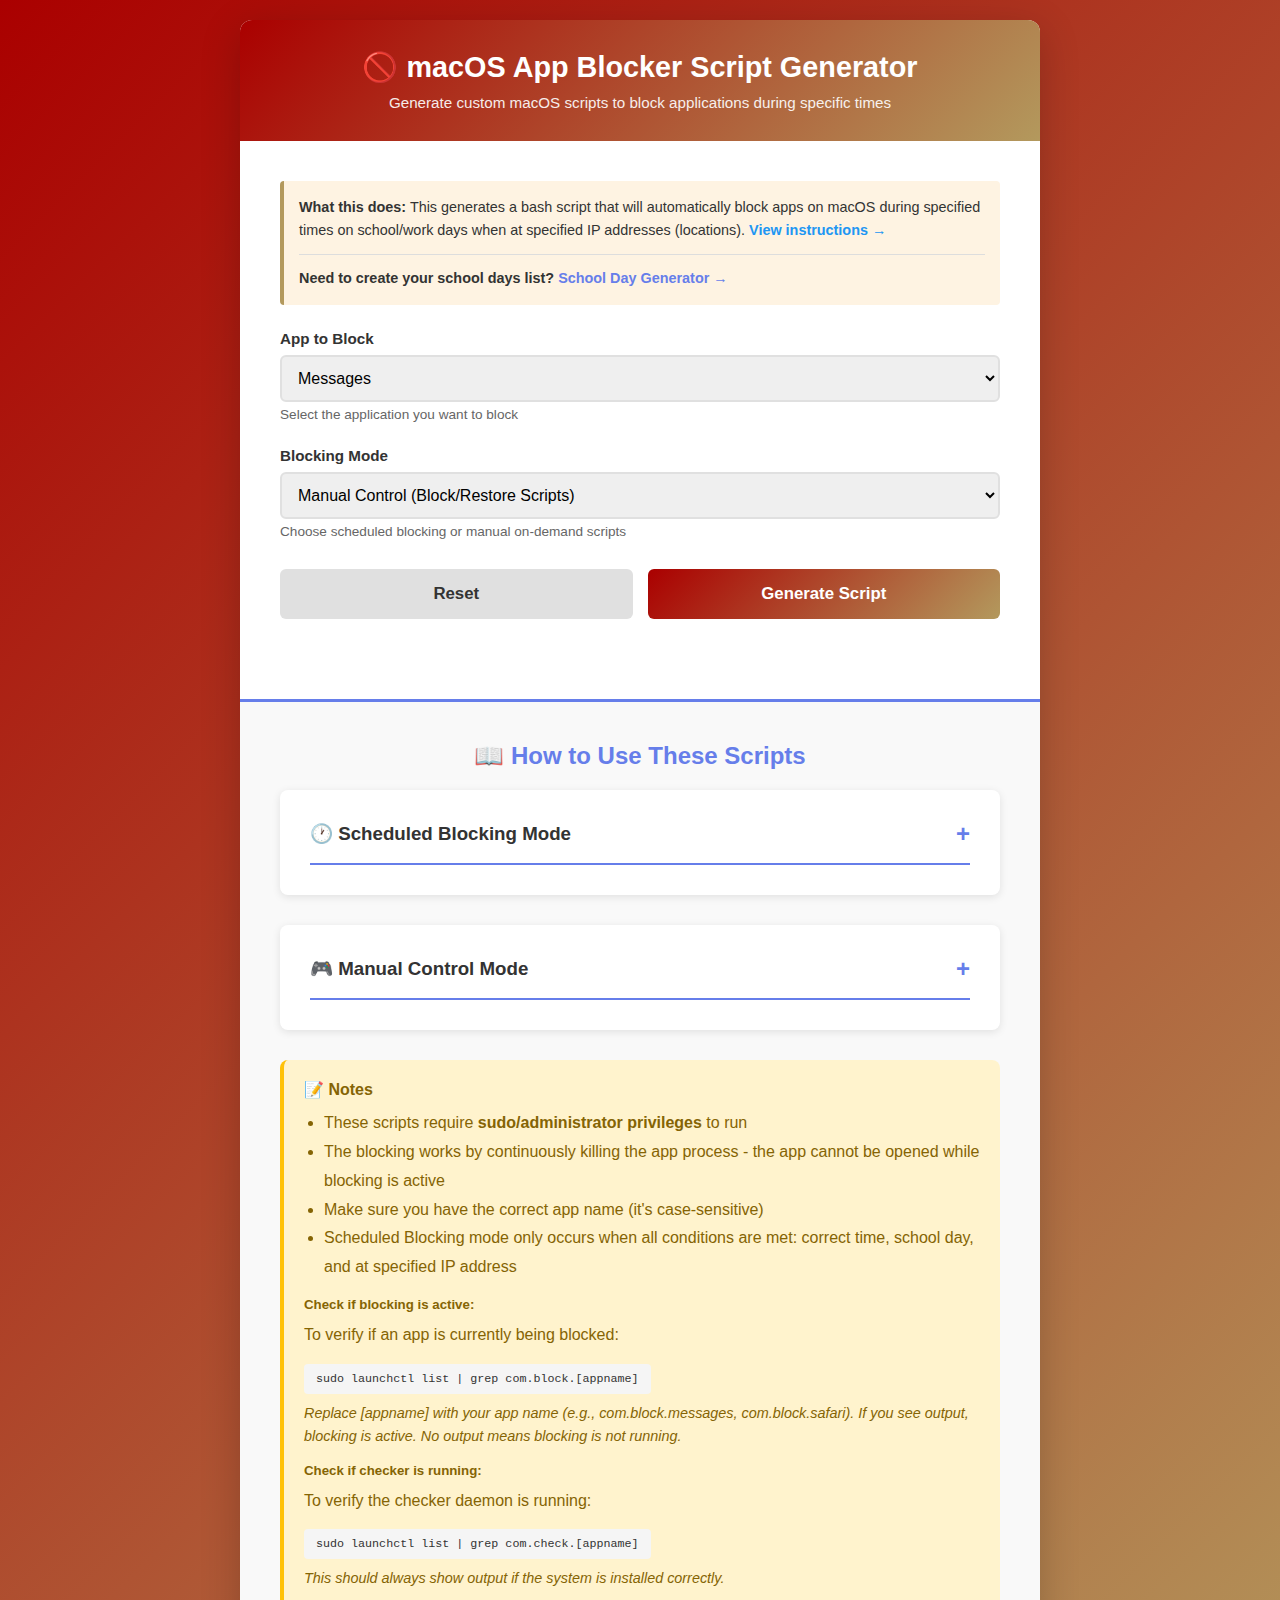
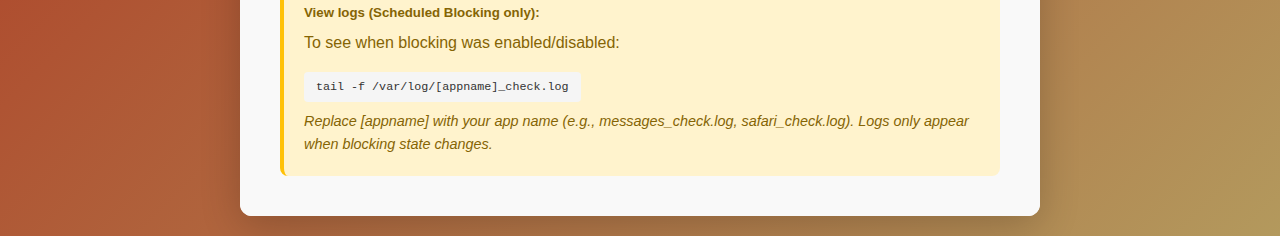
<file: index.html>
<!DOCTYPE html>
<html lang="en">
<head>
    <meta charset="UTF-8">
    <meta name="viewport" content="width=device-width, initial-scale=1.0">
    <title>macOS App Blocker Script Generator</title>
    <link rel="stylesheet" href="style.css">
</head>
<body>
    <div class="container">
        <div class="header">
            <h1>🚫 macOS App Blocker Script Generator</h1>
            <p>Generate custom macOS scripts to block applications during specific times</p>
        </div>

        <div class="form-section">
            <div class="info-box">
                <p><strong>What this does:</strong> This generates a bash script that will automatically block apps on macOS during specified times on school/work days when at specified IP addresses (locations). <a href="#instructions" style="color: #2196F3; text-decoration: none; font-weight: 600;">View instructions →</a></p>
                <p style="margin-top: 12px; padding-top: 12px; border-top: 1px solid #ddd;"><strong>Need to create your school days list?</strong> <a href="calendar.html" style="color: #667eea; text-decoration: none; font-weight: 600;">School Day Generator →</a></p>
            </div>

            <form id="scriptForm">
                <div class="form-group">
                    <label for="appName">App to Block</label>
                    <select id="appName" required>
                        <option value="Messages">Messages</option>
                        <option value="Safari">Safari</option>
                        <option value="Chrome">Google Chrome</option>
                        <option value="Firefox">Firefox</option>
                        <option value="Slack">Slack</option>
                        <option value="Discord">Discord</option>
                        <option value="Spotify">Spotify</option>
                        <option value="Custom">Custom App...</option>
                    </select>
                    <small>Select the application you want to block</small>
                </div>

                <div class="form-group" id="customAppGroup" style="display: none;">
                    <label for="customAppName">Custom App Name</label>
                    <input type="text" id="customAppName" placeholder="e.g., Photoshop">
                    <small>Enter the exact application name (without .app extension)</small>
                </div>

                <div class="form-group">
                    <label for="useTimeRange">Blocking Mode</label>
                    <select id="useTimeRange" required>
                        <option value="no">Manual Control (Block/Restore Scripts)</option>
                        <option value="yes">With Time Range (Scheduled Blocking)</option>
                    </select>
                    <small>Choose scheduled blocking or manual on-demand scripts</small>
                </div>

                <div id="timeRangeFields" style="display: none;">
                    <div class="form-group">
                        <label>Blocking Time Range</label>
                        <div class="time-inputs">
                            <div>
                                <input type="time" id="startTime" value="08:15" required>
                                <small>Start blocking at</small>
                            </div>
                            <div>
                                <input type="time" id="endTime" value="15:30" required>
                                <small>Stop blocking at</small>
                            </div>
                        </div>
                    </div>

                    <div class="form-group">
                            <label>School Days File</label>
                        <div class="file-upload-area" id="fileUploadArea">
                            <div class="upload-icon">📁</div>
                            <div class="upload-text">
                                <strong>Drag and drop</strong> your school_days.txt file here<br>
                                or
                            </div>
                            <span class="btn-browse">Browse Files</span>
                            <input type="file" id="schoolDaysFile" accept=".txt">
                        </div>
                        <div class="file-info" id="fileInfo"></div>
                        <small>Upload your school_days.txt file to embed the dates directly into the script</small>
                    </div>

                    <div class="form-group">
                        <label for="schoolIps">School/Work IP Addresses</label>
                        <textarea id="schoolIps" rows="4" placeholder="Enter IP addresses (one per line)"></textarea>
                        <small>Enter IP addresses (one per line) where blocking should occur. Leave empty to block regardless of location.</small>
                    </div>
                </div>

                <div class="button-group">
                    <button type="button" class="btn-reset" onclick="resetForm()">Reset</button>
                    <button type="submit" class="btn-generate">Generate Script</button>
                </div>
            </form>
        </div>

        <div class="output-section" id="outputSection">
            <div class="output-header">
                <h3>Generated Script</h3>
                <button class="btn-copy" onclick="copyScript()">Copy to Clipboard</button>
            </div>
            <div class="script-output" id="scriptOutput"></div>
            <div style="margin-top: 15px; text-align: center;">
                <button class="btn-generate" onclick="downloadScript()" style="display: inline-block; width: auto; padding: 12px 30px;">
                    Download Script
                </button>
            </div>
        </div>

        <div id="instructions" style="padding: 40px; background: #f9f9f9; margin-top: 40px; border-top: 3px solid #667eea;">
            <h2 style="color: #667eea; margin-bottom: 20px; text-align: center;">📖 How to Use These Scripts</h2>
            
            <div style="max-width: 900px; margin: 0 auto;">
                <div style="background: white; padding: 30px; border-radius: 8px; margin-bottom: 30px; box-shadow: 0 2px 8px rgba(0,0,0,0.1);">
                    <div style="display: flex; justify-content: space-between; align-items: center; cursor: pointer; padding-bottom: 15px; border-bottom: 2px solid #667eea;" onclick="toggleSection('scheduledSection')">
                        <h3 style="color: #333; margin: 0;">🕐 Scheduled Blocking Mode</h3>
                        <span id="scheduledToggle" style="color: #667eea; font-size: 1.5em; font-weight: bold;">+</span>
                    </div>
                    
                    <div id="scheduledSection" style="display: none; padding-top: 15px;">
                    <p style="margin-bottom: 15px; line-height: 1.6; color: #555;">This mode automatically blocks the app during specified times on specific days. The system checks conditions every minute to enable or disable blocking as needed.</p>
                    
                    <h4 style="color: #667eea; margin-top: 20px; margin-bottom: 10px;">Setup Instructions:</h4>
                    <ol style="line-height: 1.8; color: #555; padding-left: 20px;">
                        <li><strong>Download the script</strong> and save it (e.g., <code>messages_blocker.sh</code>)</li>
                        <li><strong>Make it executable:</strong><br>
                            <code style="background: #f5f5f5; padding: 8px 12px; display: inline-block; margin: 8px 0; border-radius: 4px; font-size: 0.9em;">chmod +x messages_blocker.sh</code>
                        </li>
                        <li><strong>If you didn't upload a school_days.txt file:</strong><br>
                            <span style="font-size: 0.95em; color: #666; display: block; margin-top: 8px;">
                                💡 <strong>Tip:</strong> Use the <a href="calendar.html" style="color: #667eea; text-decoration: none; font-weight: 600;">School Day Calendar Generator</a> to create this file! 
                                It generates a properly formatted <code>school_days.txt</code> with all your selected dates. 
                                After downloading, navigate to the folder containing the file and move it to <code>/usr/local/etc/</code> using:<br>
                                <code style="background: #f5f5f5; padding: 8px 12px; display: inline-block; margin: 8px 0; border-radius: 4px; font-size: 0.85em;">sudo mv school_days.txt /usr/local/etc/school_days.txt</code>
                            </span>
                        </li>
                        <li><strong>Run the setup script with sudo:</strong><br>
                            <code style="background: #f5f5f5; padding: 8px 12px; display: inline-block; margin: 8px 0; border-radius: 4px; font-size: 0.9em;">sudo ./messages_blocker.sh</code>
                            <span style="font-size: 0.95em; color: #666; display: block; margin-top: 8px;">
                                <strong>Note:</strong> If you uploaded a school_days.txt file or provided IP addresses, they will be automatically included in the script. You can edit these files later at <code>/usr/local/etc/</code>.
                            </span>
                        </li>
                    </ol>
                    
                    <h4 style="color: #667eea; margin-top: 20px; margin-bottom: 10px;">What it creates:</h4>
                    <ul style="line-height: 1.8; color: #555; padding-left: 20px;">
                        <li>Blocking daemon - continuously terminates the app when conditions are met</li>
                        <li>Checker daemon - runs every 60 seconds to evaluate blocking conditions</li>
                        <li>Master checker script - contains all the blocking logic</li>
                        <li>School days file - list of dates when blocking should occur</li>
                        <li>School IP addresses file - list of locations where blocking should occur</li>
                        <li>Log file at <code>/var/log/[appname]_check.log</code></li>
                        <li>Uninstaller script for easy removal</li>
                    </ul>
                    
                    <h4 style="color: #667eea; margin-top: 20px; margin-bottom: 10px;">How it works:</h4>
                    <p style="color: #555; line-height: 1.6;">The checker daemon evaluates conditions every minute. When all conditions are met (correct time, school day, at school IP), it loads the blocking daemon. When any condition fails, it unloads the blocking daemon. This ensures blocking works even after the computer wakes from sleep or changes networks.</p>
                    
                    <h4 style="color: #667eea; margin-top: 20px; margin-bottom: 10px;">To remove/uninstall:</h4>
                    <p style="color: #555; line-height: 1.6;">Run the uninstaller script that was created during setup:</p>
                    <code style="background: #f5f5f5; padding: 8px 12px; display: inline-block; margin: 8px 0; border-radius: 4px; font-size: 0.9em;">sudo /usr/local/bin/uninstall_[appname]_blocker.sh</code>
                    </div>
                </div>
                
                <div style="background: white; padding: 30px; border-radius: 8px; box-shadow: 0 2px 8px rgba(0,0,0,0.1);">
                    <div style="display: flex; justify-content: space-between; align-items: center; cursor: pointer; padding-bottom: 15px; border-bottom: 2px solid #667eea;" onclick="toggleSection('manualSection')">
                        <h3 style="color: #333; margin: 0;">🎮 Manual Control Mode</h3>
                        <span id="manualToggle" style="color: #667eea; font-size: 1.5em; font-weight: bold;">+</span>
                    </div>
                    
                    <div id="manualSection" style="display: none; padding-top: 15px;">
                    <p style="margin-bottom: 15px; line-height: 1.6; color: #555;">This mode gives you two simple scripts to manually start and stop blocking whenever you want.</p>
                    
                    <h4 style="color: #667eea; margin-top: 20px; margin-bottom: 10px;">Setup Instructions:</h4>
                    <ol style="line-height: 1.8; color: #555; padding-left: 20px;">
                        <li><strong>Download both scripts:</strong>
                            <ul style="margin-top: 8px;">
                                <li><code>block_[appname].sh</code> - Enables blocking</li>
                                <li><code>restore_[appname].sh</code> - Disables blocking</li>
                            </ul>
                        </li>
                        <li><strong>Make them executable:</strong><br>
                            <code style="background: #f5f5f5; padding: 8px 12px; display: inline-block; margin: 8px 0; border-radius: 4px; font-size: 0.9em;">chmod +x block_messages.sh restore_messages.sh</code>
                        </li>
                    </ol>
                    
                    <h4 style="color: #667eea; margin-top: 20px; margin-bottom: 10px;">To block the app:</h4>
                    <p style="color: #555; line-height: 1.6; margin-bottom: 8px;">Run the block script:</p>
                    <code style="background: #f5f5f5; padding: 8px 12px; display: inline-block; margin: 8px 0; border-radius: 4px; font-size: 0.9em;">./block_messages.sh</code>
                    <p style="color: #555; line-height: 1.6; margin-top: 12px; font-style: italic;">The app will be blocked immediately and will remain blocked until you run the restore script.</p>
                    
                    <h4 style="color: #667eea; margin-top: 20px; margin-bottom: 10px;">To unblock the app:</h4>
                    <p style="color: #555; line-height: 1.6; margin-bottom: 8px;">Run the restore script:</p>
                    <code style="background: #f5f5f5; padding: 8px 12px; display: inline-block; margin: 8px 0; border-radius: 4px; font-size: 0.9em;">./restore_messages.sh</code>
                    <p style="color: #555; line-height: 1.6; margin-top: 12px; font-style: italic;">This will completely remove the blocking (including the LaunchDaemon plist and checker components if they exist).</p>
                    </div>
                </div>
                
                <div style="background: #fff3cd; padding: 20px; border-radius: 8px; margin-top: 30px; border-left: 4px solid #ffc107;">
                    <h4 style="color: #856404; margin-bottom: 10px;">📝 Notes</h4>
                    <ul style="line-height: 1.8; color: #856404; padding-left: 20px;">
                        <li>These scripts require <strong>sudo/administrator privileges</strong> to run</li>
                        <li>The blocking works by continuously killing the app process - the app cannot be opened while blocking is active</li>
                        <li>Make sure you have the correct app name (it's case-sensitive)</li>
                        <li>Scheduled Blocking mode only occurs when all conditions are met: correct time, school day, and at specified IP address</li>
                    </ul>
                    
                    <h5 style="color: #856404; margin-top: 15px; margin-bottom: 10px;">Check if blocking is active:</h5>
                    <p style="color: #856404; line-height: 1.6; margin-bottom: 8px;">To verify if an app is currently being blocked:</p>
                    <code style="background: #f5f5f5; padding: 8px 12px; display: inline-block; margin: 8px 0; border-radius: 4px; font-size: 0.9em; color: #333;">sudo launchctl list | grep com.block.[appname]</code>
                    <p style="color: #856404; line-height: 1.6; font-size: 0.9em; font-style: italic;">Replace [appname] with your app name (e.g., com.block.messages, com.block.safari). If you see output, blocking is active. No output means blocking is not running.</p>
                    
                    <h5 style="color: #856404; margin-top: 15px; margin-bottom: 10px;">Check if checker is running:</h5>
                    <p style="color: #856404; line-height: 1.6; margin-bottom: 8px;">To verify the checker daemon is running:</p>
                    <code style="background: #f5f5f5; padding: 8px 12px; display: inline-block; margin: 8px 0; border-radius: 4px; font-size: 0.9em; color: #333;">sudo launchctl list | grep com.check.[appname]</code>
                    <p style="color: #856404; line-height: 1.6; font-size: 0.9em; font-style: italic;">This should always show output if the system is installed correctly.</p>
                    
                    <h5 style="color: #856404; margin-top: 15px; margin-bottom: 10px;">View logs (Scheduled Blocking only):</h5>
                    <p style="color: #856404; line-height: 1.6; margin-bottom: 8px;">To see when blocking was enabled/disabled:</p>
                    <code style="background: #f5f5f5; padding: 8px 12px; display: inline-block; margin: 8px 0; border-radius: 4px; font-size: 0.9em; color: #333;">tail -f /var/log/[appname]_check.log</code>
                    <p style="color: #856404; line-height: 1.6; font-size: 0.9em; font-style: italic;">Replace [appname] with your app name (e.g., messages_check.log, safari_check.log). Logs only appear when blocking state changes.</p>
                </div>
            </div>
        </div>
    </div>

    <script src="script.js"></script>
</body>
</html>
</file>
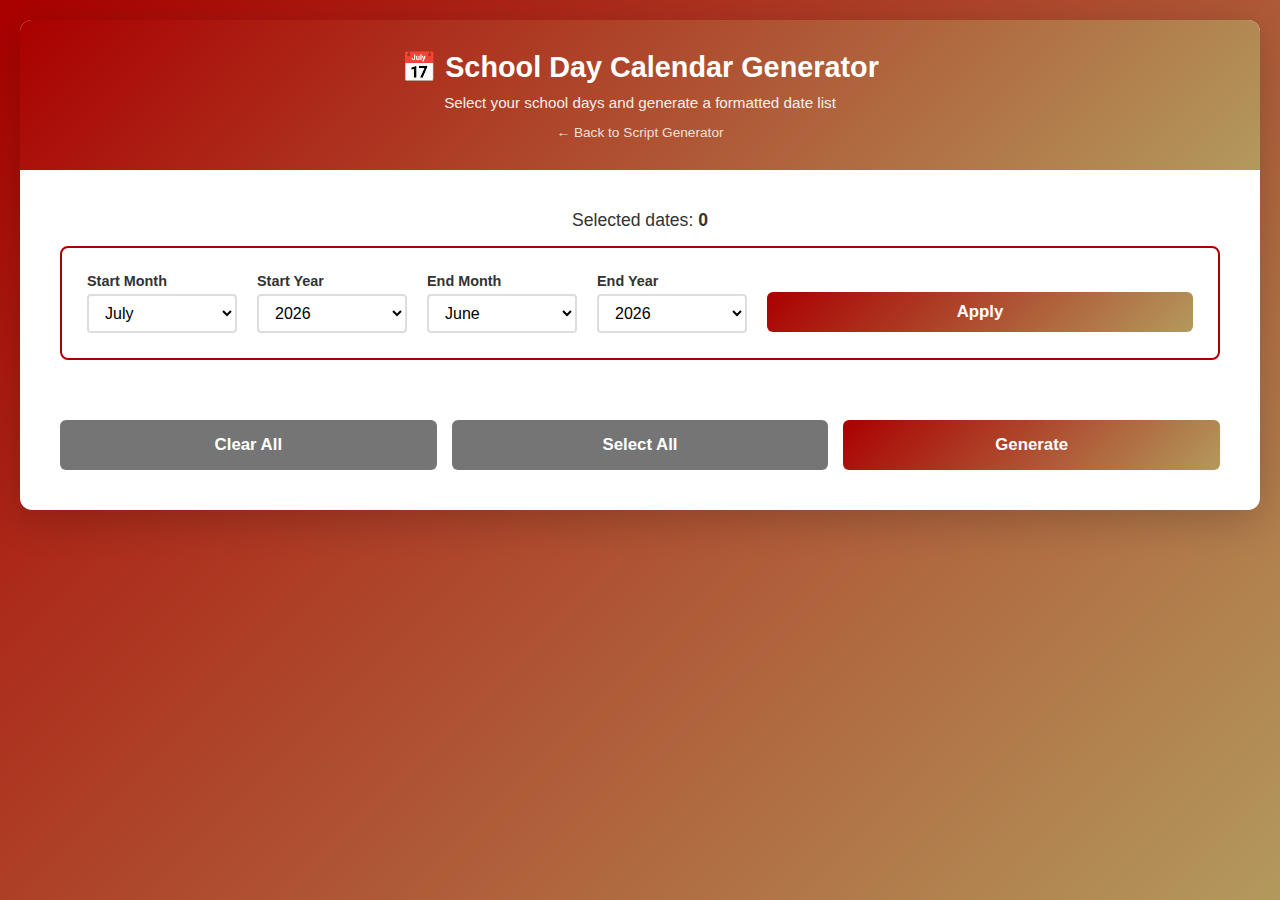
<file: calendar.html>
<!DOCTYPE html>
<html lang="en">
<head>
    <meta charset="UTF-8">
    <meta name="viewport" content="width=device-width, initial-scale=1.0">
    <title>School Day Calendar Generator</title>
    <link rel="stylesheet" href="calendar.css">
</head>
<body>
    <div class="container">
        <div class="header">
            <h1>📅 School Day Calendar Generator</h1>
            <p>Select your school days and generate a formatted date list</p>
            <p style="margin-top: 12px;"><a href="index.html" style="color: white; text-decoration: none; opacity: 0.9; font-size: 0.9em;">← Back to Script Generator</a></p>
        </div>

        <div class="content-wrapper">
            <div class="counter">Selected dates: <strong id="selectedCount">0</strong></div>
            
            <div class="filters">
                <div class="filter-row">
                    <div class="filter-group">
                        <label for="startMonth">Start Month</label>
                        <select id="startMonth">
                            <option value="0">January</option>
                            <option value="1">February</option>
                            <option value="2">March</option>
                            <option value="3">April</option>
                            <option value="4">May</option>
                            <option value="5">June</option>
                            <option value="6">July</option>
                            <option value="7">August</option>
                            <option value="8">September</option>
                            <option value="9" selected>October</option>
                            <option value="10">November</option>
                            <option value="11">December</option>
                        </select>
                    </div>
                    
                    <div class="filter-group">
                        <label for="startYear">Start Year</label>
                        <select id="startYear">
                            <option value="2025" selected>2025</option>
                            <option value="2026">2026</option>
                            <option value="2027">2027</option>
                            <option value="2028">2028</option>
                            <option value="2029">2029</option>
                            <option value="2030">2030</option>
                            <option value="2031">2031</option>
                            <option value="2032">2032</option>
                            <option value="2033">2033</option>
                            <option value="2034">2034</option>
                            <option value="2035">2035</option>
                        </select>
                    </div>
                    
                    <div class="filter-group">
                        <label for="endMonth">End Month</label>
                        <select id="endMonth">
                            <option value="0">January</option>
                            <option value="1">February</option>
                            <option value="2">March</option>
                            <option value="3">April</option>
                            <option value="4">May</option>
                            <option value="5" selected>June</option>
                            <option value="6">July</option>
                            <option value="7">August</option>
                            <option value="8">September</option>
                            <option value="9">October</option>
                            <option value="10">November</option>
                            <option value="11">December</option>
                        </select>
                    </div>
                    
                    <div class="filter-group">
                        <label for="endYear">End Year</label>
                        <select id="endYear">
                            <option value="2025">2025</option>
                            <option value="2026" selected>2026</option>
                            <option value="2027">2027</option>
                            <option value="2028">2028</option>
                            <option value="2029">2029</option>
                            <option value="2030">2030</option>
                            <option value="2031">2031</option>
                            <option value="2032">2032</option>
                            <option value="2033">2033</option>
                            <option value="2034">2034</option>
                            <option value="2035">2035</option>
                        </select>
                    </div>
                    
                    <button class="apply-button" onclick="applyDateRange()">Apply</button>
                </div>
            </div>
            
            <div class="calendar-grid" id="calendar"></div>
            <div class="controls">
                <button class="secondary" onclick="clearAll()">Clear All</button>
                <button class="secondary" onclick="selectAll()">Select All</button>
                <button onclick="generateFile()">Generate</button>
            </div>
        </div>
    </div>

    <script src="calendar.js"></script>
</body>
</html>
</file>
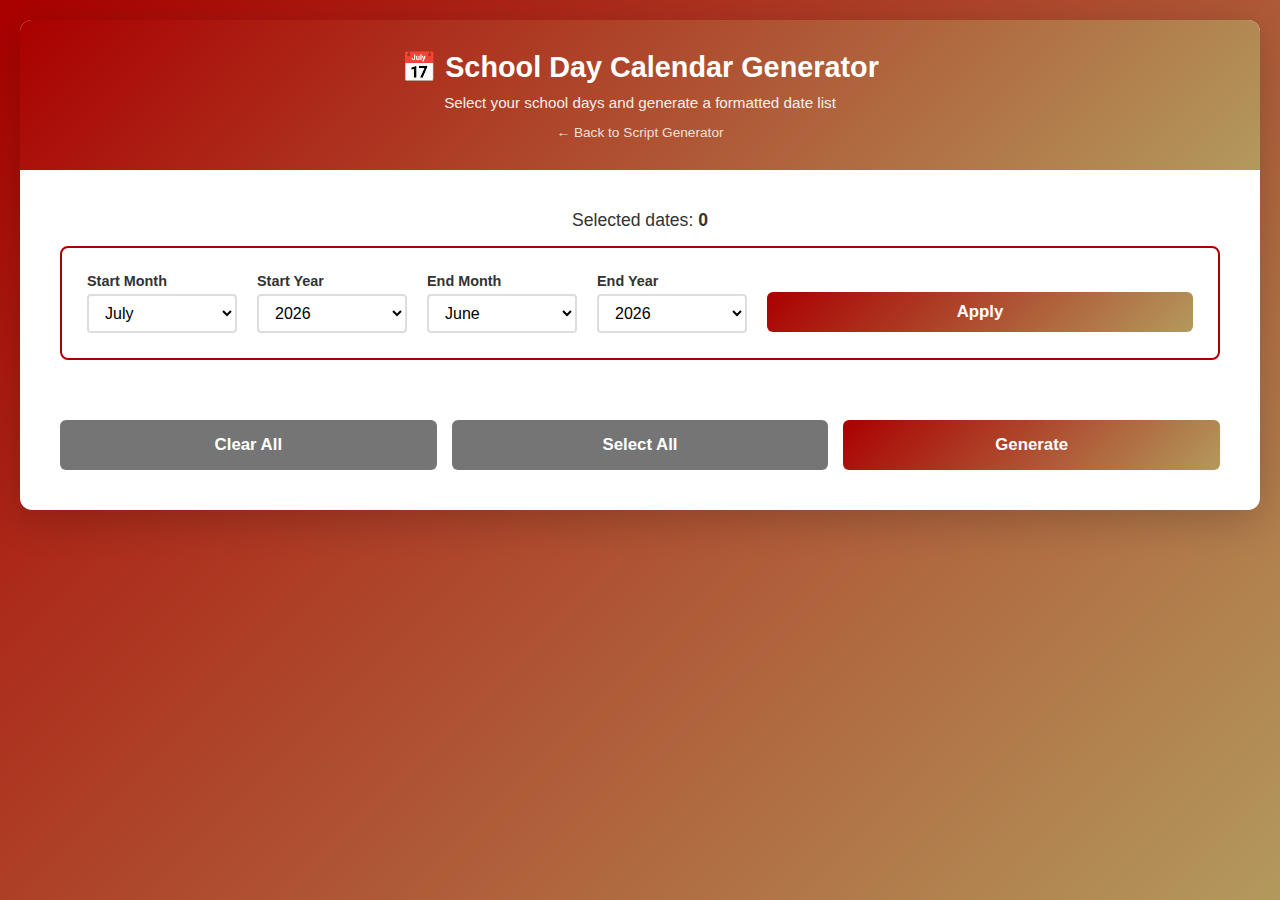
<file: school_calendar.html>
<!DOCTYPE html>
<html lang="en">
<head>
    <meta charset="UTF-8">
    <meta name="viewport" content="width=device-width, initial-scale=1.0">
    <title>School Day Calendar Generator</title>
    <link rel="stylesheet" href="school_calendar.css">
</head>
<body>
    <div class="container">
        <div class="header">
            <h1>📅 School Day Calendar Generator</h1>
            <p>Select your school days and generate a formatted date list</p>
            <p style="margin-top: 12px;"><a href="index.html" style="color: white; text-decoration: none; opacity: 0.9; font-size: 0.9em;">← Back to Script Generator</a></p>
        </div>

        <div class="content-wrapper">
            <div class="counter">Selected dates: <strong id="selectedCount">0</strong></div>
            
            <div class="filters">
                <div class="filter-row">
                    <div class="filter-group">
                        <label for="startMonth">Start Month</label>
                        <select id="startMonth">
                            <option value="0">January</option>
                            <option value="1">February</option>
                            <option value="2">March</option>
                            <option value="3">April</option>
                            <option value="4">May</option>
                            <option value="5">June</option>
                            <option value="6">July</option>
                            <option value="7">August</option>
                            <option value="8">September</option>
                            <option value="9" selected>October</option>
                            <option value="10">November</option>
                            <option value="11">December</option>
                        </select>
                    </div>
                    
                    <div class="filter-group">
                        <label for="startYear">Start Year</label>
                        <select id="startYear">
                            <option value="2025" selected>2025</option>
                            <option value="2026">2026</option>
                            <option value="2027">2027</option>
                            <option value="2028">2028</option>
                            <option value="2029">2029</option>
                            <option value="2030">2030</option>
                            <option value="2031">2031</option>
                            <option value="2032">2032</option>
                            <option value="2033">2033</option>
                            <option value="2034">2034</option>
                            <option value="2035">2035</option>
                        </select>
                    </div>
                    
                    <div class="filter-group">
                        <label for="endMonth">End Month</label>
                        <select id="endMonth">
                            <option value="0">January</option>
                            <option value="1">February</option>
                            <option value="2">March</option>
                            <option value="3">April</option>
                            <option value="4">May</option>
                            <option value="5" selected>June</option>
                            <option value="6">July</option>
                            <option value="7">August</option>
                            <option value="8">September</option>
                            <option value="9">October</option>
                            <option value="10">November</option>
                            <option value="11">December</option>
                        </select>
                    </div>
                    
                    <div class="filter-group">
                        <label for="endYear">End Year</label>
                        <select id="endYear">
                            <option value="2025">2025</option>
                            <option value="2026" selected>2026</option>
                            <option value="2027">2027</option>
                            <option value="2028">2028</option>
                            <option value="2029">2029</option>
                            <option value="2030">2030</option>
                            <option value="2031">2031</option>
                            <option value="2032">2032</option>
                            <option value="2033">2033</option>
                            <option value="2034">2034</option>
                            <option value="2035">2035</option>
                        </select>
                    </div>
                    
                    <button class="apply-button" onclick="applyDateRange()">Apply</button>
                </div>
            </div>
            
            <div class="calendar-grid" id="calendar"></div>
            <div class="controls">
                <button class="secondary" onclick="clearAll()">Clear All</button>
                <button class="secondary" onclick="selectAll()">Select All</button>
                <button onclick="generateFile()">Generate</button>
            </div>
        </div>
    </div>

    <script src="school_calendar.js"></script>
</body>
</html>
</file>
<file: style.css>
* {
    margin: 0;
    padding: 0;
    box-sizing: border-box;
}

body {
    font-family: -apple-system, BlinkMacSystemFont, 'Segoe UI', Arial, sans-serif;
    background: linear-gradient(135deg, #AA0000 0%, #B3995D 100%);
    min-height: 100vh;
    padding: 20px;
}

.container {
    max-width: 800px;
    margin: 0 auto;
    background: white;
    border-radius: 12px;
    box-shadow: 0 10px 40px rgba(0,0,0,0.2);
    overflow: hidden;
}

.header {
    background: linear-gradient(135deg, #AA0000 0%, #B3995D 100%);
    color: white;
    padding: 30px;
    text-align: center;
}

.header h1 {
    font-size: 1.8em;
    margin-bottom: 10px;
}

.header p {
    opacity: 0.9;
    font-size: 0.95em;
}

.form-section {
    padding: 40px;
}

.form-group {
    margin-bottom: 25px;
}

.form-group label {
    display: block;
    font-weight: 600;
    margin-bottom: 8px;
    color: #333;
    font-size: 0.95em;
}

.form-group input,
.form-group select {
    width: 100%;
    padding: 12px;
    border: 2px solid #e0e0e0;
    border-radius: 6px;
    font-size: 1em;
    transition: border-color 0.3s;
}

.form-group input:focus,
.form-group select:focus {
    outline: none;
    border-color: #AA0000;
}

.form-group small {
    display: block;
    margin-top: 5px;
    color: #666;
    font-size: 0.85em;
}

.time-inputs {
    display: grid;
    grid-template-columns: 1fr 1fr;
    gap: 15px;
}

.button-group {
    display: flex;
    gap: 15px;
    margin-top: 30px;
}

button {
    flex: 1;
    padding: 15px;
    font-size: 1.05em;
    font-weight: 600;
    border: none;
    border-radius: 6px;
    cursor: pointer;
    transition: all 0.3s;
}

.btn-generate {
    background: linear-gradient(135deg, #AA0000 0%, #B3995D 100%);
    color: white;
}

.btn-generate:hover {
    transform: translateY(-2px);
    box-shadow: 0 5px 15px rgba(170, 0, 0, 0.4);
}

.btn-reset {
    background: #e0e0e0;
    color: #333;
}

.btn-reset:hover {
    background: #d0d0d0;
}

.output-section {
    padding: 0 40px 40px;
    display: none;
}

.output-section.show {
    display: block;
}

.output-header {
    display: flex;
    justify-content: space-between;
    align-items: center;
    margin-bottom: 15px;
}

.output-header h3 {
    color: #333;
}

.btn-copy {
    background: #4CAF50;
    color: white;
    padding: 10px 20px;
    border: none;
    border-radius: 6px;
    cursor: pointer;
    font-size: 0.9em;
    transition: background 0.3s;
}

.btn-copy:hover {
    background: #45a049;
}

.btn-copy.copied {
    background: #2196F3;
}

.script-output {
    background: #1e1e1e;
    color: #d4d4d4;
    padding: 20px;
    border-radius: 6px;
    font-family: 'Courier New', monospace;
    font-size: 0.85em;
    line-height: 1.5;
    max-height: 500px;
    overflow-y: auto;
    white-space: pre-wrap;
    word-wrap: break-word;
}

.info-box {
    background: #FEF3E2;
    border-left: 4px solid #B3995D;
    padding: 15px;
    margin-bottom: 25px;
    border-radius: 4px;
}

.info-box p {
    color: #333;
    font-size: 0.9em;
    line-height: 1.6;
}

@media (max-width: 600px) {
    .time-inputs {
        grid-template-columns: 1fr;
    }

    .button-group {
        flex-direction: column;
    }

    .form-section, .output-section {
        padding: 20px;
    }
}
</file>
<file: calendar.css>
* {
    margin: 0;
    padding: 0;
    box-sizing: border-box;
}

body {
    font-family: -apple-system, BlinkMacSystemFont, 'Segoe UI', Arial, sans-serif;
    background: linear-gradient(135deg, #AA0000 0%, #B3995D 100%);
    min-height: 100vh;
    padding: 20px;
}

.container {
    max-width: 1400px;
    margin: 0 auto;
    background: white;
    border-radius: 12px;
    box-shadow: 0 10px 40px rgba(0,0,0,0.2);
    overflow: hidden;
}

.header {
    background: linear-gradient(135deg, #AA0000 0%, #B3995D 100%);
    color: white;
    padding: 30px;
    text-align: center;
}

.header h1 {
    font-size: 1.8em;
    margin-bottom: 10px;
}

.header p {
    opacity: 0.9;
    font-size: 0.95em;
}

.content-wrapper {
    padding: 40px;
}

.calendar-grid {
    display: grid;
    grid-template-columns: repeat(3, 1fr);
    gap: 20px;
    margin: 0 auto 30px;
}

.month {
    background: white;
    border: 2px solid #AA0000;
    border-radius: 8px;
    padding: 15px;
}

.month-name {
    text-align: center;
    color: #AA0000;
    font-size: 1.3em;
    font-weight: bold;
    margin-bottom: 10px;
}

.days-header {
    display: grid;
    grid-template-columns: repeat(7, 1fr);
    gap: 2px;
    margin-bottom: 5px;
}

.day-label {
    text-align: center;
    font-weight: bold;
    font-size: 0.85em;
    padding: 5px 2px;
}

.days-grid {
    display: grid;
    grid-template-columns: repeat(7, 1fr);
    gap: 2px;
}

.day {
    aspect-ratio: 1;
    display: flex;
    align-items: center;
    justify-content: center;
    cursor: pointer;
    border: 1px solid #ddd;
    border-radius: 4px;
    font-size: 1.1em;
    font-weight: bold;
    transition: all 0.2s;
    background: white;
}

.day:hover {
    background: #FEE5E5;
    border-color: #AA0000;
}

.day.selected {
    background: #AA0000;
    color: white;
    border-color: #AA0000;
    font-weight: bold;
}

.day.sunday,
.day.saturday {
    background: #f0f0f0;
    font-style: italic;
    font-weight: normal;
    font-size: 0.9em;
}

.day.sunday {
    color: #d32f2f;
}

.day.selected.sunday,
.day.selected.saturday {
    color: white;
    background: #AA0000;
    font-style: italic;
}

.day.empty {
    cursor: default;
    border: none;
    background: transparent;
}

.day.empty:hover {
    background: transparent;
}

.controls {
    display: flex;
    gap: 15px;
    margin-top: 30px;
}

button {
    flex: 1;
    padding: 15px;
    font-size: 1.05em;
    font-weight: 600;
    border: none;
    border-radius: 6px;
    cursor: pointer;
    transition: all 0.3s;
    background: linear-gradient(135deg, #AA0000 0%, #B3995D 100%);
    color: white;
}

button:hover {
    transform: translateY(-2px);
    box-shadow: 0 5px 15px rgba(170, 0, 0, 0.4);
}

button.secondary {
    background: #757575;
}

button.secondary:hover {
    background: #616161;
    transform: translateY(-2px);
}

.counter {
    text-align: center;
    font-size: 1.1em;
    margin-bottom: 15px;
    color: #333;
}

.filters {
    background: white;
    padding: 25px;
    border-radius: 8px;
    border: 2px solid #AA0000;
    margin-bottom: 30px;
}

.filter-row {
    display: flex;
    gap: 20px;
    align-items: center;
    justify-content: center;
    flex-wrap: wrap;
}

.filter-group {
    display: flex;
    flex-direction: column;
    gap: 5px;
}

.filter-group label {
    font-size: 0.9em;
    font-weight: bold;
    color: #333;
}

.filter-group select {
    padding: 8px 12px;
    font-size: 1em;
    border: 2px solid #ddd;
    border-radius: 4px;
    background: white;
    cursor: pointer;
    min-width: 150px;
}

.filter-group select:focus {
    outline: none;
    border-color: #AA0000;
}

.apply-button {
    padding: 10px 30px;
    margin-top: 18px;
}

@media (max-width: 1200px) {
    .calendar-grid {
        grid-template-columns: repeat(2, 1fr);
    }
}

@media (max-width: 768px) {
    .calendar-grid {
        grid-template-columns: 1fr;
    }
    
    .filter-row {
        flex-direction: column;
        gap: 15px;
    }
}
</file>
<file: school_calendar.css>
* {
    margin: 0;
    padding: 0;
    box-sizing: border-box;
}

body {
    font-family: -apple-system, BlinkMacSystemFont, 'Segoe UI', Arial, sans-serif;
    background: linear-gradient(135deg, #AA0000 0%, #B3995D 100%);
    min-height: 100vh;
    padding: 20px;
}

.container {
    max-width: 1400px;
    margin: 0 auto;
    background: white;
    border-radius: 12px;
    box-shadow: 0 10px 40px rgba(0,0,0,0.2);
    overflow: hidden;
}

.header {
    background: linear-gradient(135deg, #AA0000 0%, #B3995D 100%);
    color: white;
    padding: 30px;
    text-align: center;
}

.header h1 {
    font-size: 1.8em;
    margin-bottom: 10px;
}

.header p {
    opacity: 0.9;
    font-size: 0.95em;
}

.content-wrapper {
    padding: 40px;
}

.calendar-grid {
    display: grid;
    grid-template-columns: repeat(3, 1fr);
    gap: 20px;
    margin: 0 auto 30px;
}

.month {
    background: white;
    border: 2px solid #AA0000;
    border-radius: 8px;
    padding: 15px;
}

.month-name {
    text-align: center;
    color: #AA0000;
    font-size: 1.3em;
    font-weight: bold;
    margin-bottom: 10px;
}

.days-header {
    display: grid;
    grid-template-columns: repeat(7, 1fr);
    gap: 2px;
    margin-bottom: 5px;
}

.day-label {
    text-align: center;
    font-weight: bold;
    font-size: 0.85em;
    padding: 5px 2px;
}

.days-grid {
    display: grid;
    grid-template-columns: repeat(7, 1fr);
    gap: 2px;
}

.day {
    aspect-ratio: 1;
    display: flex;
    align-items: center;
    justify-content: center;
    cursor: pointer;
    border: 1px solid #ddd;
    border-radius: 4px;
    font-size: 1.1em;
    font-weight: bold;
    transition: all 0.2s;
    background: white;
}

.day:hover {
    background: #FEE5E5;
    border-color: #AA0000;
}

.day.selected {
    background: #AA0000;
    color: white;
    border-color: #AA0000;
    font-weight: bold;
}

.day.sunday,
.day.saturday {
    background: #f0f0f0;
    font-style: italic;
    font-weight: normal;
    font-size: 0.9em;
}

.day.sunday {
    color: #d32f2f;
}

.day.selected.sunday,
.day.selected.saturday {
    color: white;
    background: #AA0000;
    font-style: italic;
}

.day.empty {
    cursor: default;
    border: none;
    background: transparent;
}

.day.empty:hover {
    background: transparent;
}

.controls {
    display: flex;
    gap: 15px;
    margin-top: 30px;
}

button {
    flex: 1;
    padding: 15px;
    font-size: 1.05em;
    font-weight: 600;
    border: none;
    border-radius: 6px;
    cursor: pointer;
    transition: all 0.3s;
    background: linear-gradient(135deg, #AA0000 0%, #B3995D 100%);
    color: white;
}

button:hover {
    transform: translateY(-2px);
    box-shadow: 0 5px 15px rgba(170, 0, 0, 0.4);
}

button.secondary {
    background: #757575;
}

button.secondary:hover {
    background: #616161;
    transform: translateY(-2px);
}

.counter {
    text-align: center;
    font-size: 1.1em;
    margin-bottom: 15px;
    color: #333;
}

.filters {
    background: white;
    padding: 25px;
    border-radius: 8px;
    border: 2px solid #AA0000;
    margin-bottom: 30px;
}

.filter-row {
    display: flex;
    gap: 20px;
    align-items: center;
    justify-content: center;
    flex-wrap: wrap;
}

.filter-group {
    display: flex;
    flex-direction: column;
    gap: 5px;
}

.filter-group label {
    font-size: 0.9em;
    font-weight: bold;
    color: #333;
}

.filter-group select {
    padding: 8px 12px;
    font-size: 1em;
    border: 2px solid #ddd;
    border-radius: 4px;
    background: white;
    cursor: pointer;
    min-width: 150px;
}

.filter-group select:focus {
    outline: none;
    border-color: #AA0000;
}

.apply-button {
    padding: 10px 30px;
    margin-top: 18px;
}

@media (max-width: 1200px) {
    .calendar-grid {
        grid-template-columns: repeat(2, 1fr);
    }
}

@media (max-width: 768px) {
    .calendar-grid {
        grid-template-columns: 1fr;
    }
    
    .filter-row {
        flex-direction: column;
        gap: 15px;
    }
}
</file>
